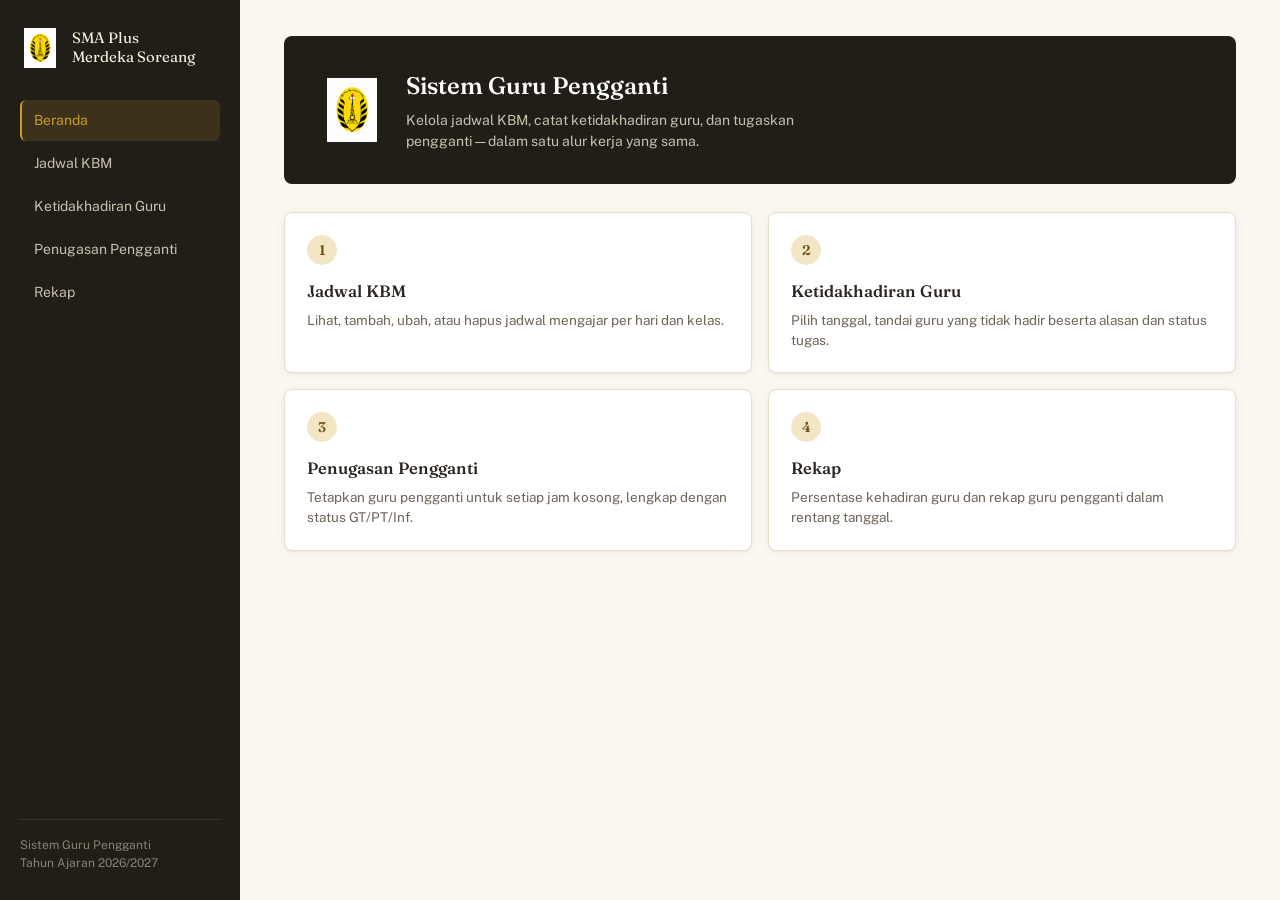
<file: index.html>
<!doctype html>
<html lang="id">
<head>
<meta charset="UTF-8" />
<meta name="viewport" content="width=device-width, initial-scale=1" />
<title>Beranda — Guru Pengganti SMA Plus Merdeka Soreang</title>
<link rel="preconnect" href="https://fonts.googleapis.com">
<link href="https://fonts.googleapis.com/css2?family=Fraunces:opsz,wght@9..144,500;9..144,600&family=Public+Sans:wght@400;500;600;700&display=swap" rel="stylesheet">
<link rel="stylesheet" href="assets/style.css?v=20260913a" />
</head>
<body>

<div class="app">
  <aside class="sidebar">
    <div class="sidebar-brand">
      <img src="assets/logo.png" alt="Lambang SMA Plus Merdeka Soreang" />
      <div class="name">SMA Plus<br/>Merdeka Soreang</div>
    </div>

    <nav class="sidebar-nav">
      <a href="index.html" class="active">Beranda</a>
      <a href="jadwal.html">Jadwal KBM</a>
      <a href="ketidakhadiran.html">Ketidakhadiran Guru</a>
      <a href="penugasan.html">Penugasan Pengganti</a>
      <a href="rekap.html">Rekap</a>
    </nav>

    <div class="sidebar-foot">Sistem Guru Pengganti<br/>Tahun Ajaran 2026/2027</div>
  </aside>

  <main>
    <div class="hero">
      <img src="assets/logo.png" alt="Lambang SMA Plus Merdeka Soreang" />
      <div>
        <h1>Sistem Guru Pengganti</h1>
        <p>Kelola jadwal KBM, catat ketidakhadiran guru, dan tugaskan pengganti — dalam satu alur kerja yang sama.</p>
      </div>
    </div>

    <div class="shortcut-grid">
      <a class="shortcut-card" href="jadwal.html">
        <span class="num">1</span>
        <h3>Jadwal KBM</h3>
        <p>Lihat, tambah, ubah, atau hapus jadwal mengajar per hari dan kelas.</p>
      </a>
      <a class="shortcut-card" href="ketidakhadiran.html">
        <span class="num">2</span>
        <h3>Ketidakhadiran Guru</h3>
        <p>Pilih tanggal, tandai guru yang tidak hadir beserta alasan dan status tugas.</p>
      </a>
      <a class="shortcut-card" href="penugasan.html">
        <span class="num">3</span>
        <h3>Penugasan Pengganti</h3>
        <p>Tetapkan guru pengganti untuk setiap jam kosong, lengkap dengan status GT/PT/Inf.</p>
      </a>
      <a class="shortcut-card" href="rekap.html">
        <span class="num">4</span>
        <h3>Rekap</h3>
        <p>Persentase kehadiran guru dan rekap guru pengganti dalam rentang tanggal.</p>
      </a>
    </div>
  </main>
</div>

</body>
</html>
</file>
<file: assets/style.css>
/* =========================================================
   Guru Pengganti — SMA Plus Merdeka Soreang
   Palet diturunkan dari lambang sekolah (emas, hitam arang, merah api)
   tapi dilembutkan supaya nyaman dibaca lama — bukan warna emblem mentah.
   ========================================================= */

:root {
    --bg: #FBF8F1;              /* dasar gading hangat, bukan putih pucat */
    --surface: #FFFFFF;
    --sidebar: #211D17;         /* arang hangat, echo warna hitam laurel di lambang */
    --sidebar-line: #3A342A;
    --ink: #2B2620;             /* teks utama, hitam hangat bukan hitam pekat */
    --ink-muted: #6E6455;       /* teks sekunder / label */
    --gold: #C99A2E;            /* emas lambang, dilembutkan dari kuning terang aslinya */
    --gold-deep: #A87D1E;
    --gold-tint: #F3E6C4;       /* gold sangat muda, untuk highlight baris/badge */
    --flame: #A8432E;           /* merah api obor, dipakai hemat untuk aksi/alert */
    --flame-tint: #F3DED7;
    --line: #E7DFCB;            /* garis pemisah hangat */
    --focus: #8A6A16;

    --radius: 8px;
    --shadow-card: 0 1px 2px rgba(43, 38, 32, 0.06), 0 1px 12px rgba(43, 38, 32, 0.05);
}

* { box-sizing: border-box; }

html, body {
    margin: 0;
    padding: 0;
    background: #F1EBDA;
    color: var(--ink);
    font-family: "Public Sans", -apple-system, "Segoe UI", sans-serif;
    font-size: 15px;
    line-height: 1.5;
    -webkit-font-smoothing: antialiased;
}

h1, h2, h3 { font-family: "Fraunces", Georgia, serif; font-weight: 560; margin: 0; }

a { color: inherit; }

button, select, input { font-family: inherit; font-size: inherit; }

/* ---------- Layout ---------- */
.app {
    display: grid;
    grid-template-columns: 240px minmax(0, 1fr);
    min-height: 100vh;
    max-width: 1560px;
    margin: 0 auto;
    background: var(--bg);
    box-shadow: 0 0 50px rgba(43, 38, 32, 0.08);
}

.sidebar {
    background: var(--sidebar);
    color: #EFE9DA;
    padding: 28px 20px;
    display: flex;
    flex-direction: column;
    gap: 32px;
}

.sidebar-brand {
    display: flex;
    align-items: center;
    gap: 12px;
}

.sidebar-brand img { width: 40px; height: 40px; object-fit: contain; }

.sidebar-brand .name {
    font-family: "Fraunces", serif;
    font-size: 15px;
    line-height: 1.25;
    color: #F6EFDC;
}

.sidebar-nav { display: flex; flex-direction: column; gap: 2px; }

.sidebar-nav a {
    display: flex;
    align-items: center;
    gap: 10px;
    padding: 10px 12px;
    border-radius: 6px;
    text-decoration: none;
    color: #C9C1AE;
    font-size: 14px;
    border-left: 2px solid transparent;
}

.sidebar-nav a.active {
    background: rgba(201, 154, 46, 0.16);
    color: var(--gold);
    border-left: 2px solid var(--gold);
}

.sidebar-nav a.disabled {
    color: #6B6455;
    cursor: default;
}

.sidebar-foot {
    margin-top: auto;
    font-size: 12px;
    color: #8A8371;
    border-top: 1px solid var(--sidebar-line);
    padding-top: 16px;
}

main {
    padding: 36px 44px;
    max-width: 1180px;
    margin: 0 auto;
    width: 100%;
}

.page-head {
    display: flex;
    align-items: baseline;
    justify-content: space-between;
    gap: 24px;
    margin-bottom: 24px;
    flex-wrap: wrap;
}

.page-head h1 { font-size: 26px; color: var(--ink); }
.page-head p { margin: 4px 0 0; color: var(--ink-muted); font-size: 14px; }

.page-head-actions {
    display: flex;
    align-items: center;
    gap: 12px;
    flex-wrap: wrap;
}

.btn-lock {
    padding: 11px 18px;
    border-radius: 6px;
    border: 1px solid var(--line);
    background: var(--surface);
    color: var(--ink-muted);
    font-size: 14px;
    font-weight: 600;
    cursor: pointer;
    white-space: nowrap;
    flex-shrink: 0;
}
.btn-lock:hover { border-color: var(--gold); }
.btn-lock.unlocked {
    background: var(--gold-tint);
    border-color: var(--gold);
    color: #6B4E10;
}

/* ---------- Banner mode pratinjau ---------- */
.notice {
    background: var(--gold-tint);
    border: 1px solid var(--gold);
    color: #6B4E10;
    padding: 10px 16px;
    border-radius: var(--radius);
    font-size: 13.5px;
    margin-bottom: 20px;
}

/* ---------- Card & filter bar ---------- */
.card {
    background: var(--surface);
    border: 1px solid var(--line);
    border-radius: var(--radius);
    box-shadow: var(--shadow-card);
    /* overflow sengaja tidak disembunyikan: daftar saran pencarian harus bisa keluar dari kartu */
}
.card > :first-child { border-top-left-radius: var(--radius); border-top-right-radius: var(--radius); }
.card > :last-child  { border-bottom-left-radius: var(--radius); border-bottom-right-radius: var(--radius); }

.toolbar {
    display: flex;
    align-items: center;
    justify-content: space-between;
    gap: 16px;
    padding: 16px 20px;
    border-bottom: 1px solid var(--line);
    flex-wrap: wrap;
}

.day-tabs { display: flex; gap: 4px; }

.day-tabs button {
    padding: 8px 14px;
    border: 1px solid var(--line);
    background: var(--bg);
    color: var(--ink-muted);
    border-radius: 6px;
    cursor: pointer;
}

.day-tabs button.active {
    background: var(--ink);
    color: #F6EFDC;
    border-color: var(--ink);
}

.toolbar-actions { display: flex; align-items: center; gap: 10px; }

select.kelas-filter {
    padding: 8px 12px;
    border: 1px solid var(--line);
    border-radius: 6px;
    background: var(--surface);
    color: var(--ink);
}

.btn {
    padding: 9px 16px;
    border-radius: 6px;
    border: 1px solid transparent;
    cursor: pointer;
    font-weight: 600;
    font-size: 14px;
}

.btn-primary { background: var(--gold); color: #2B2000; }
.btn-primary:hover { background: var(--gold-deep); }

.btn-primary:disabled,
.btn-mark:disabled,
.btn-danger-text:disabled {
    opacity: 0.4;
    cursor: not-allowed;
    text-decoration: none;
}
.btn-primary:disabled:hover { background: var(--gold); }

.btn-ghost { background: transparent; border-color: var(--line); color: var(--ink); }
.btn-ghost:hover { border-color: var(--ink-muted); }

.btn-danger-text { background: none; border: none; color: var(--flame); cursor: pointer; font-size: 13.5px; }
.btn-danger-text:hover { text-decoration: underline; }

/* ---------- Table ---------- */
.table-scroll { overflow-x: auto; overflow-y: hidden; }

table { width: 100%; border-collapse: collapse; min-width: 640px; }

thead th {
    text-align: left;
    font-size: 12.5px;
    font-weight: 600;
    color: var(--ink-muted);
    padding: 12px 20px;
    border-bottom: 1px solid var(--line);
    background: #FAF6EA;
}

tbody td {
    padding: 13px 20px;
    border-bottom: 1px solid var(--line);
    font-size: 14px;
    vertical-align: middle;
}

tbody tr:last-child td { border-bottom: none; }
tbody tr:hover td { background: #FCFAF3; }

.jam-cell .jam-ke { font-weight: 600; }
.jam-cell .jam-waktu { color: var(--ink-muted); font-size: 12.5px; display: block; }

.badge-kelas {
    display: inline-block;
    padding: 3px 9px;
    border-radius: 5px;
    background: var(--gold-tint);
    color: #6B4E10;
    font-size: 12.5px;
    font-weight: 600;
}

.row-actions { display: flex; gap: 14px; }

.empty-state {
    padding: 48px 20px;
    text-align: center;
    color: var(--ink-muted);
}

/* ---------- Status kehadiran (halaman Ketidakhadiran) ---------- */
.badge-status {
    display: inline-block;
    padding: 3px 10px;
    border-radius: 5px;
    font-size: 12.5px;
    font-weight: 600;
}

.badge-hadir { background: #E7F1E3; color: #3F6B33; }
.badge-st, .badge-stt   { background: var(--gold-tint); color: #6B4E10; }   /* Sakit */
.badge-it, .badge-itt   { background: #E4EAF2; color: #3B5578; }            /* Ijin */
.badge-tk               { background: var(--flame-tint); color: var(--flame); } /* Tanpa Keterangan */
.badge-httm             { background: #ECE8E0; color: #5B5346; }            /* Hadir tanpa Tatap Muka */

.tugas-note {
    display: block;
    font-size: 11.5px;
    color: var(--ink-muted);
    margin-top: 3px;
}

.btn-mark {
    padding: 7px 12px;
    border-radius: 6px;
    border: 1px solid var(--flame);
    background: var(--flame-tint);
    color: var(--flame);
    font-size: 13px;
    font-weight: 600;
    cursor: pointer;
    white-space: nowrap;
}
.btn-mark:hover { background: var(--flame); color: #fff; }

/* ---------- Date picker toolbar ---------- */
.date-field {
    display: flex;
    align-items: center;
    gap: 10px;
}
.date-field label { font-size: 13px; color: var(--ink-muted); }
.date-field input[type="date"] {
    padding: 8px 12px;
    border: 1px solid var(--line);
    border-radius: 6px;
    background: var(--surface);
    color: var(--ink);
}
.date-field .hari-badge {
    font-weight: 600;
    color: var(--ink);
    background: var(--gold-tint);
    padding: 6px 12px;
    border-radius: 6px;
    font-size: 13px;
}

.weekend-notice {
    padding: 40px 20px;
    text-align: center;
    color: var(--ink-muted);
    background: var(--surface);
    border: 1px solid var(--line);
    border-radius: var(--radius);
}

textarea {
    width: 100%;
    padding: 10px 12px;
    border: 1px solid var(--line);
    border-radius: 6px;
    background: var(--bg);
    color: var(--ink);
    font-family: inherit;
    resize: vertical;
    min-height: 70px;
}

/* ---------- Status penugasan (halaman Penugasan Pengganti) ---------- */
.badge-tugas {
    display: inline-block;
    padding: 3px 10px;
    border-radius: 5px;
    font-size: 12.5px;
    font-weight: 700;
}

.badge-gt { background: #E4EAF2; color: #3B5578; }
.badge-pt { background: var(--gold-tint); color: #6B4E10; }
.badge-inf { background: #E7F1E3; color: #3F6B33; }
.badge-tp { background: #ECE8E0; color: #5B5346; }
.badge-kosong { background: var(--flame-tint); color: var(--flame); font-weight: 600; }

.partner-note {
    display: block;
    font-size: 11.5px;
    color: #6B4E10;
    background: var(--gold-tint);
    padding: 3px 8px;
    border-radius: 4px;
    margin-top: 5px;
}

.field-muted { opacity: 0.45; }

.rekomendasi-wrap {
    display: flex;
    flex-wrap: wrap;
    gap: 8px;
    margin-bottom: 18px;
}

.chip {
    display: inline-flex;
    align-items: center;
    gap: 6px;
    padding: 7px 12px;
    border-radius: 999px;
    border: 1px solid var(--line);
    background: var(--bg);
    color: var(--ink);
    font-size: 13px;
    cursor: pointer;
}

.chip:hover { border-color: var(--gold-deep); }

.chip-tag {
    font-size: 10.5px;
    font-weight: 700;
    padding: 1px 6px;
    border-radius: 999px;
}

.chip-pt .chip-tag { background: var(--gold-tint); color: #6B4E10; }
.chip-inf .chip-tag { background: #E7F1E3; color: #3F6B33; }
.chip-gt .chip-tag { background: #E4EAF2; color: #3B5578; }

.section-label {
    font-size: 12.5px;
    font-weight: 600;
    color: var(--ink-muted);
    margin-bottom: 8px;
}

/* ---------- Beranda ---------- */
.hero {
    background: var(--sidebar);
    color: #F6EFDC;
    border-radius: var(--radius);
    padding: 32px 36px;
    margin-bottom: 28px;
    display: flex;
    align-items: center;
    gap: 22px;
}

.hero img { width: 64px; height: 64px; object-fit: contain; }

.hero h1 { font-size: 24px; color: #FFFFFF; margin-bottom: 6px; }
.hero p { margin: 0; color: #C9C1AE; font-size: 14px; max-width: 46ch; }

.shortcut-grid {
    display: grid;
    grid-template-columns: repeat(2, 1fr);
    gap: 16px;
}

.shortcut-card {
    display: block;
    background: var(--surface);
    border: 1px solid var(--line);
    border-radius: var(--radius);
    padding: 22px;
    text-decoration: none;
    color: var(--ink);
    box-shadow: var(--shadow-card);
}

.shortcut-card:hover { border-color: var(--gold); }

.shortcut-card .num {
    display: inline-flex;
    align-items: center;
    justify-content: center;
    width: 30px;
    height: 30px;
    border-radius: 999px;
    background: var(--gold-tint);
    color: #6B4E10;
    font-family: "Fraunces", serif;
    font-weight: 600;
    font-size: 14px;
    margin-bottom: 14px;
}

.shortcut-card h3 { font-size: 16.5px; margin-bottom: 6px; }
.shortcut-card p { margin: 0; color: var(--ink-muted); font-size: 13.5px; line-height: 1.5; }

@media (max-width: 900px) {
    .shortcut-grid { grid-template-columns: 1fr; }
}

/* ---------- Modal ---------- */
.modal-backdrop {
    position: fixed;
    inset: 0;
    background: rgba(33, 29, 23, 0.45);
    display: flex;
    align-items: center;
    justify-content: center;
    padding: 20px;
    z-index: 20;
}

.modal-backdrop[hidden] { display: none; }

.modal {
    background: var(--surface);
    border-radius: 10px;
    width: 100%;
    max-width: 440px;
    padding: 26px 26px 20px;
    box-shadow: 0 20px 60px rgba(0,0,0,0.25);
}

.modal h2 { font-size: 19px; margin-bottom: 18px; }

.field { margin-bottom: 14px; }

.field label {
    display: block;
    font-size: 12.5px;
    font-weight: 600;
    color: var(--ink-muted);
    margin-bottom: 6px;
}

.field select, .field input {
    width: 100%;
    padding: 10px 12px;
    border: 1px solid var(--line);
    border-radius: 6px;
    background: var(--bg);
    color: var(--ink);
}

.field select:focus, .field input:focus {
    outline: 2px solid var(--focus);
    outline-offset: 1px;
}

.modal-actions {
    display: flex;
    justify-content: flex-end;
    gap: 10px;
    margin-top: 20px;
}

.confirm-box p { margin: 0 0 18px; color: var(--ink); }

@media (max-width: 760px) {
    .app { grid-template-columns: 1fr; }
    .sidebar { flex-direction: row; align-items: center; padding: 14px 16px; gap: 16px; }
    .sidebar-nav, .sidebar-foot { display: none; }
    main { padding: 20px; }
}

/* ---------- Pencarian guru (halaman Ketidakhadiran) ---------- */
.toolbar { position: relative; z-index: 5; }

.search-box {
    position: relative;
    flex: 1 1 280px;
    max-width: 420px;
    display: flex;
    align-items: center;
}

.search-icon {
    position: absolute;
    left: 12px;
    color: var(--ink-muted);
    pointer-events: none;
}

.search-box input {
    width: 100%;
    padding: 10px 36px 10px 38px;
    border: 1px solid var(--line);
    border-radius: 8px;
    background: var(--bg);
    color: var(--ink);
    font-size: 14.5px;
}
.search-box input::placeholder { color: #A39A88; }
.search-box input:focus {
    outline: none;
    border-color: var(--gold);
    box-shadow: 0 0 0 3px rgba(201, 154, 46, 0.18);
    background: var(--surface);
}
.search-box input::-webkit-search-cancel-button { display: none; }

.search-clear {
    position: absolute;
    right: 8px;
    width: 24px;
    height: 24px;
    border: none;
    border-radius: 999px;
    background: var(--line);
    color: var(--ink);
    font-size: 16px;
    line-height: 1;
    cursor: pointer;
}
.search-clear:hover { background: var(--gold-tint); }

.search-suggest {
    position: absolute;
    top: calc(100% + 6px);
    left: 0;
    right: 0;
    background: var(--surface);
    border: 1px solid var(--line);
    border-radius: 8px;
    box-shadow: 0 12px 32px rgba(43, 38, 32, 0.14);
    max-height: 340px;
    overflow-y: auto;
    z-index: 30;
}

.suggest-item {
    display: flex;
    justify-content: space-between;
    align-items: baseline;
    gap: 12px;
    width: 100%;
    padding: 10px 14px;
    border: none;
    border-bottom: 1px solid var(--line);
    background: transparent;
    color: var(--ink);
    text-align: left;
    cursor: pointer;
}
.suggest-item:last-child { border-bottom: none; }
.suggest-item:hover { background: var(--gold-tint); }
.suggest-nama { font-size: 14px; }
.suggest-nama mark { background: transparent; color: var(--gold-deep); font-weight: 700; }
.suggest-meta { font-size: 12px; color: var(--ink-muted); white-space: nowrap; }
.suggest-meta em { font-style: normal; color: var(--flame); font-weight: 600; }
.suggest-empty { padding: 12px 14px; font-size: 13px; color: var(--ink-muted); }

.chip-filter {
    padding: 8px 14px;
    border-radius: 999px;
    border: 1px solid var(--line);
    background: var(--surface);
    color: var(--ink-muted);
    font-size: 13px;
    font-weight: 600;
    cursor: pointer;
    white-space: nowrap;
}
.chip-filter:hover { border-color: var(--flame); color: var(--flame); }
.chip-filter.active {
    background: var(--flame-tint);
    border-color: var(--flame);
    color: var(--flame);
}

.guru-banner {
    display: flex;
    align-items: center;
    justify-content: space-between;
    gap: 16px;
    padding: 14px 20px;
    background: var(--gold-tint);
    border-bottom: 1px solid var(--line);
    flex-wrap: wrap;
}
.guru-banner-nama { font-family: "Fraunces", serif; font-size: 17px; font-weight: 600; color: var(--ink); }
.guru-banner-info { font-size: 13px; color: #6B4E10; margin-top: 2px; }

.table-foot {
    padding: 10px 20px;
    border-top: 1px solid var(--line);
    font-size: 12.5px;
    color: var(--ink-muted);
    background: #FAF6EA;
}

/* ---------- Pesan error dari server ---------- */
.error-banner {
    position: relative;
    background: var(--flame-tint);
    border: 1px solid var(--flame);
    color: #6E2415;
    padding: 12px 44px 12px 16px;
    border-radius: var(--radius);
    font-size: 13.5px;
    line-height: 1.5;
    margin-bottom: 20px;
    word-break: break-word;
}
.error-close {
    position: absolute;
    top: 8px;
    right: 10px;
    border: none;
    background: transparent;
    color: var(--flame);
    font-size: 20px;
    line-height: 1;
    cursor: pointer;
}

/* ---------- Jadwal: baris tab hari ---------- */
.toolbar-days { padding-top: 12px; padding-bottom: 12px; background: #FCFAF3; }
.day-tabs.dimmed button { opacity: 0.45; }
.hari-cell { font-weight: 600; color: var(--ink); white-space: nowrap; }

/* ---------- Centang "terapkan ke semua jam" ---------- */
.terapkan-semua {
    background: var(--gold-tint);
    border: 1px solid var(--gold);
    border-radius: 6px;
    padding: 10px 12px;
}
.check-row { display: flex; align-items: flex-start; gap: 8px; font-size: 13.5px; font-weight: 600; color: #6B4E10; cursor: pointer; }
.check-row input { width: auto; margin-top: 3px; }
.field-hint { margin: 6px 0 0 24px; font-size: 12px; color: #6B4E10; font-weight: 400; }

/* ---------- Bagikan ke WhatsApp ---------- */
.modal-lebar { max-width: 760px; }
.bagikan-info { margin: -8px 0 14px; font-size: 13.5px; color: var(--ink-muted); }
.bagikan-info.peringatan { color: var(--flame); }
.pratinjau-wrap {
    border: 1px solid var(--line);
    border-radius: 8px;
    background: var(--bg);
    padding: 8px;
    overflow: auto;
    max-height: 48vh;
}
.pratinjau-wrap canvas { width: 100%; height: auto; display: block; border-radius: 4px; }
.bagikan-aksi { display: flex; flex-wrap: wrap; gap: 8px; margin-top: 14px; }
.bagikan-aksi .btn { flex: 1 1 auto; }
.bagikan-utama { font-size: 15px; padding: 12px 18px; }
.bagikan-sekunder { margin-top: 8px; }
.bagikan-sekunder .btn { font-size: 13px; padding: 8px 12px; }

/* ---------- Rekap ---------- */
.rekap-tabs { display: flex; gap: 6px; margin-bottom: 14px; }
.rekap-tab {
    padding: 9px 16px; border-radius: 6px; border: 1px solid var(--line);
    background: var(--surface); color: var(--ink-muted); font-weight: 600; font-size: 14px; cursor: pointer;
}
.rekap-tab.active { background: var(--ink); color: #F6EFDC; border-color: var(--ink); }
.tabel-rekap th.num, .tabel-rekap td.num { text-align: right; font-variant-numeric: tabular-nums; }
.tabel-rekap thead th { white-space: nowrap; }
.tabel-rekap tfoot td { font-weight: 700; background: #FAF6EA; border-top: 2px solid #B9AE95; }
.persen { display: inline-block; padding: 2px 8px; border-radius: 999px; font-weight: 700; font-size: 12.5px; }
.persen.baik { background: #E7F1E3; color: #3F6B33; }
.persen.sedang { background: var(--gold-tint); color: #6B4E10; }
.persen.rendah { background: var(--flame-tint); color: var(--flame); }
.date-field input[type="text"] { padding: 8px 12px; border: 1px solid var(--line); border-radius: 6px; background: var(--surface); color: var(--ink); }
.pengganti-note { color: #3B5578; font-weight: 600; }
</file>
